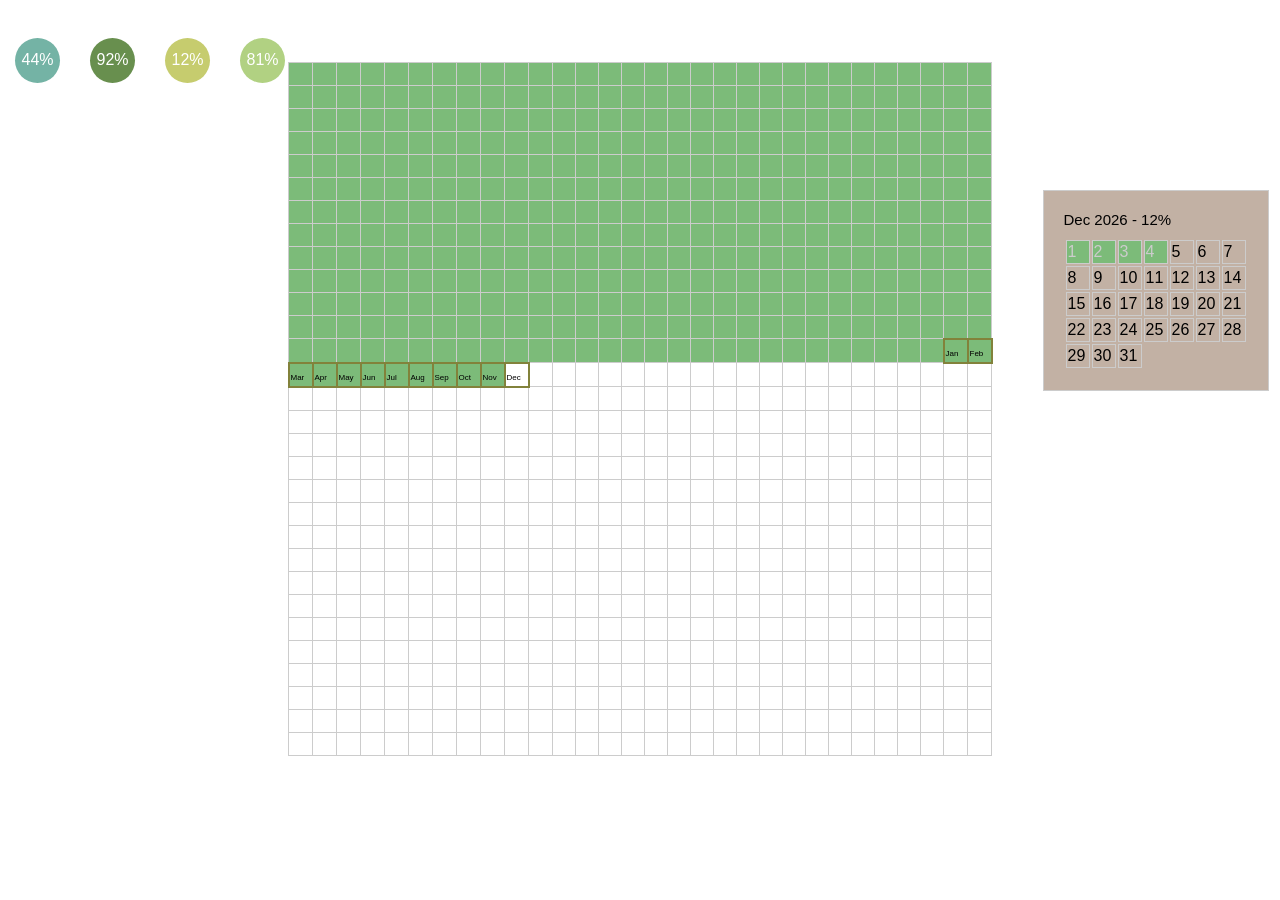
<file: index.html>
<!DOCTYPE html>
<html lang="en">
<head>
    <meta charset="UTF-8">
    <meta name="viewport" content="width=device-width, initial-scale=1.0">
    <link rel="icon" href="src/favicon.ico" type="image/x-icon">
    <link rel="stylesheet" href="src/styles.css">
    <style>
        /* ... (existing CSS) */

        #logo {
            /* position: absolute; */
            top: 10px;
            left: 10px;
        }
    </style>
    <title>Heatmap of Life</title>
</head>
<body>
    <!-- SVG Logo -->
    <div id="logo">
        <!-- SVG content will be inserted here -->
    </div>
    <table id="heatmap-container"></table>

    <!-- Popup Container -->
    <div id="popup-container" class="popup">
        <div id="popup-content" class="popup-content"></div>
        <span class="close-popup" onclick="closePopup()">&times;</span>
    </div>
    <script src="src/lunarFun.min.js"></script>
    <script src="src/script.js"></script>
</body>
</html>
</file>
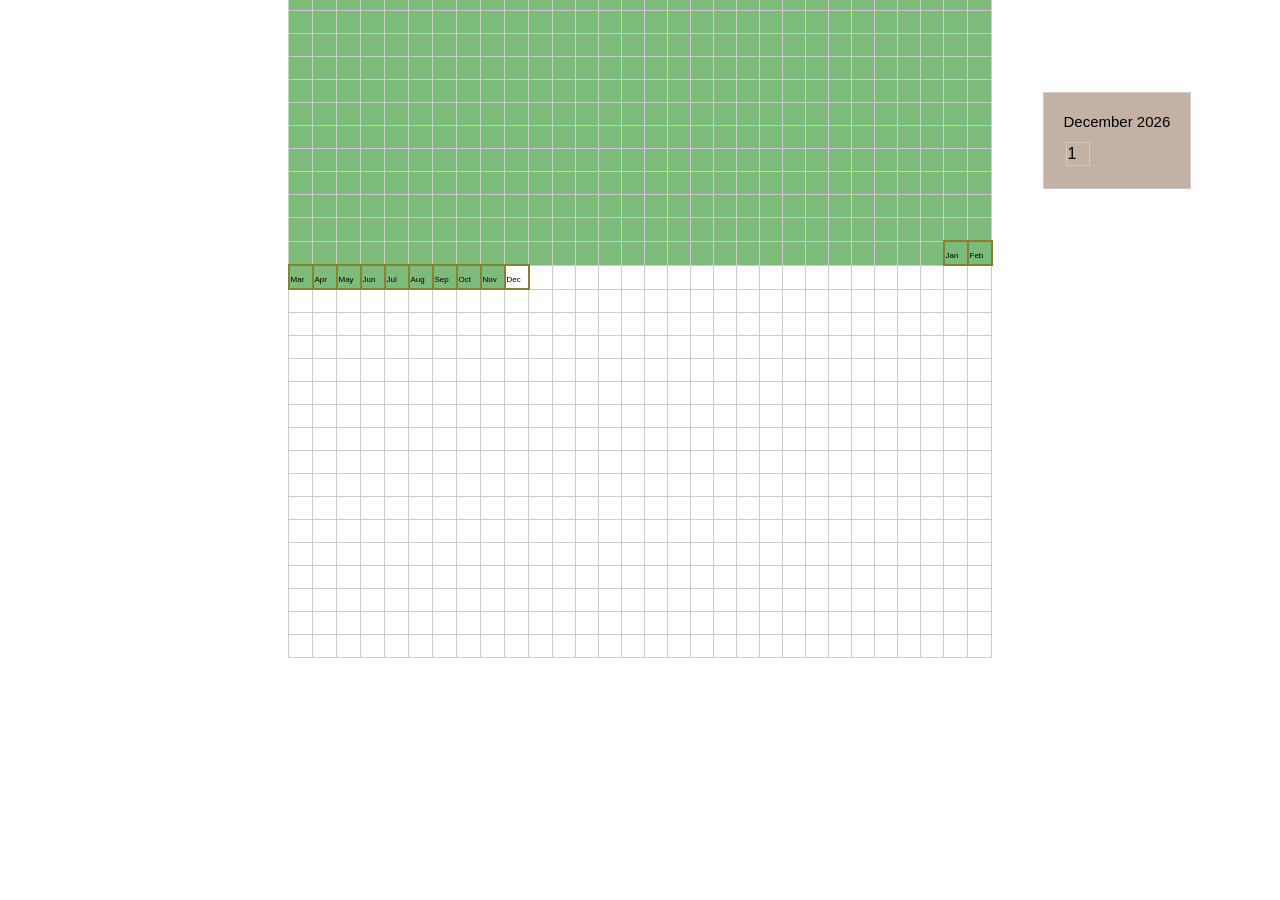
<file: src/index.html>
<!DOCTYPE html>
<html lang="en">
<head>
    <meta charset="UTF-8">
    <meta name="viewport" content="width=device-width, initial-scale=1.0">
    <link rel="stylesheet" href="styles.css">
    <style>
        /* ... (existing CSS) */

        #logo {
            position: absolute;
            top: 10px;
            left: 10px;
        }
    </style>
    <title>Date Heatmap</title>
</head>
<body>
    <!-- SVG Logo -->
    <div id="logo">
        <!-- SVG content will be inserted here -->
    </div>
    <table id="heatmap-container"></table>

    <!-- Popup Container -->
    <div id="popup-container" class="popup">
        <div id="popup-content" class="popup-content"></div>
        <span class="close-popup" onclick="closePopup()">&times;</span>
    </div>

    <script src="script.js"></script>
</body>
</html>
</file>
<file: src/styles.css>
body {
    font-family: 'Arial', sans-serif;
    margin: 0;
    overflow: hidden;
    padding: 0;
    background-image: url('https://unsplash.com/photos/_i-iUhgXUBQ/download?ixid=M3wxMjA3fDB8MXxzZWFyY2h8MjUxfHxncmFkaWVudHxlbnwwfHx8fDE3MDA4Nzg4NzB8MA&force=true');
    background-size: cover;
    background-position: center;
    background-repeat: no-repeat;
    height: 100vh;
}

#heatmap-container {
    margin: -4vh auto; /* Adjust the top margin as needed */
    border-collapse: collapse;
}

.table-title {
    font-size: 18px;
    font-weight: bold;
    margin-bottom: 10px;
    float: left; /* Add float: left */
}


.cell {
    width: 20px;
    height: 20px;
    border: 1px solid #ccc;
    cursor: pointer;
    transition: background-color 0.3s; /* Add smooth transition effect */

}

.cell:hover {
    background-color: lightcoral; /* Change to your desired hover color (light orange) */
}

/* .cell:hover .flip-container {
    transform: rotateY(180deg);
} */

.flip-container {
    width: 100%;
    height: 100%;
    transform-style: preserve-3d;
    transition: transform 0.5s;
}

.flipper {
    width: 100%;
    height: 100%;
    transform-style: preserve-3d;
    transition: transform 0.5s;
}

.front,
.back {
    width: 100%;
    height: 100%;
    position: absolute;
    backface-visibility: hidden;
}

.back {
    transform: rotateY(180deg);
}

.back img {
    width: 100%; /* Make the image fill the back face */
    height: 100%; /* Make the image fill the back face */
    object-fit: cover; /* Maintain aspect ratio and cover the back face */
}

.popup {
    display: none;
    position: fixed;
    top: 0;
    left: 0;
    width: 100%;
    height: 100%;
    background: rgba(0, 0, 0, 0.7);
}

.popup .cell:hover {
    background-color: initial; /* Override the hover effect for cells in the popup */
}

.popup .cell {
    pointer-events: none; /* Make the cells unclickable */
}

.popup-title {
    font-size: 18px;
    /* font-weight: bold; */
    margin-bottom: 10px;
}

.popup-content {
    background-color: #fff;
    padding: 20px;
    max-width: 400px;
    margin: 10% auto;
}

.popup-content table {
    width: 100%;
    border-collapse: collapse;
}

.close-popup {
    color: #aaa;
    float: left; /* Change float to left */
    font-size: 28px;
    font-weight: bold;
    cursor: pointer;
}

.passed-day {
    background-color: #7CBB79;
}

.current-year-cell {
    border: 2px solid #82823B
}

.current-year-cell span {
    font-size: 8px; /* Adjust the font size as needed */
    font-weight: normal; /* Set to normal for not bold */
}

.popup-current-month {
    /* display: none; */
    position: absolute;
    background-color: #C2B1A4;
    padding: 20px;
    max-width: 400px;
    margin: 10% auto;
    border: 1px solid #ccc;
    z-index: 2;
    opacity: 1;
}

.popup-current-month .popup-title {
    font-size: 15px;
    /* font-weight: bold; */
    margin-bottom: 10px;
}

.popup-current-month .cell:hover {
    background-color: initial; /* Override the hover effect for cells in the popup */
}

/* .popup-current-month .cell { */
    /* Make the cells unclickable */
    /* pointer-events: none;  */
/* } */

.marked-cell {
    color: #ccc; /* Light gray color */
}

/* Responsive styles for small screens */
@media only screen and (max-width: 600px) {
    .popup-current-month {
        max-width: 90%; /* Adjust the maximum width for small screens */
        margin: 5% auto;
        padding: 10px;
        left: 5%; /* Adjust the left positioning for small screens */
    }
}
</file>
